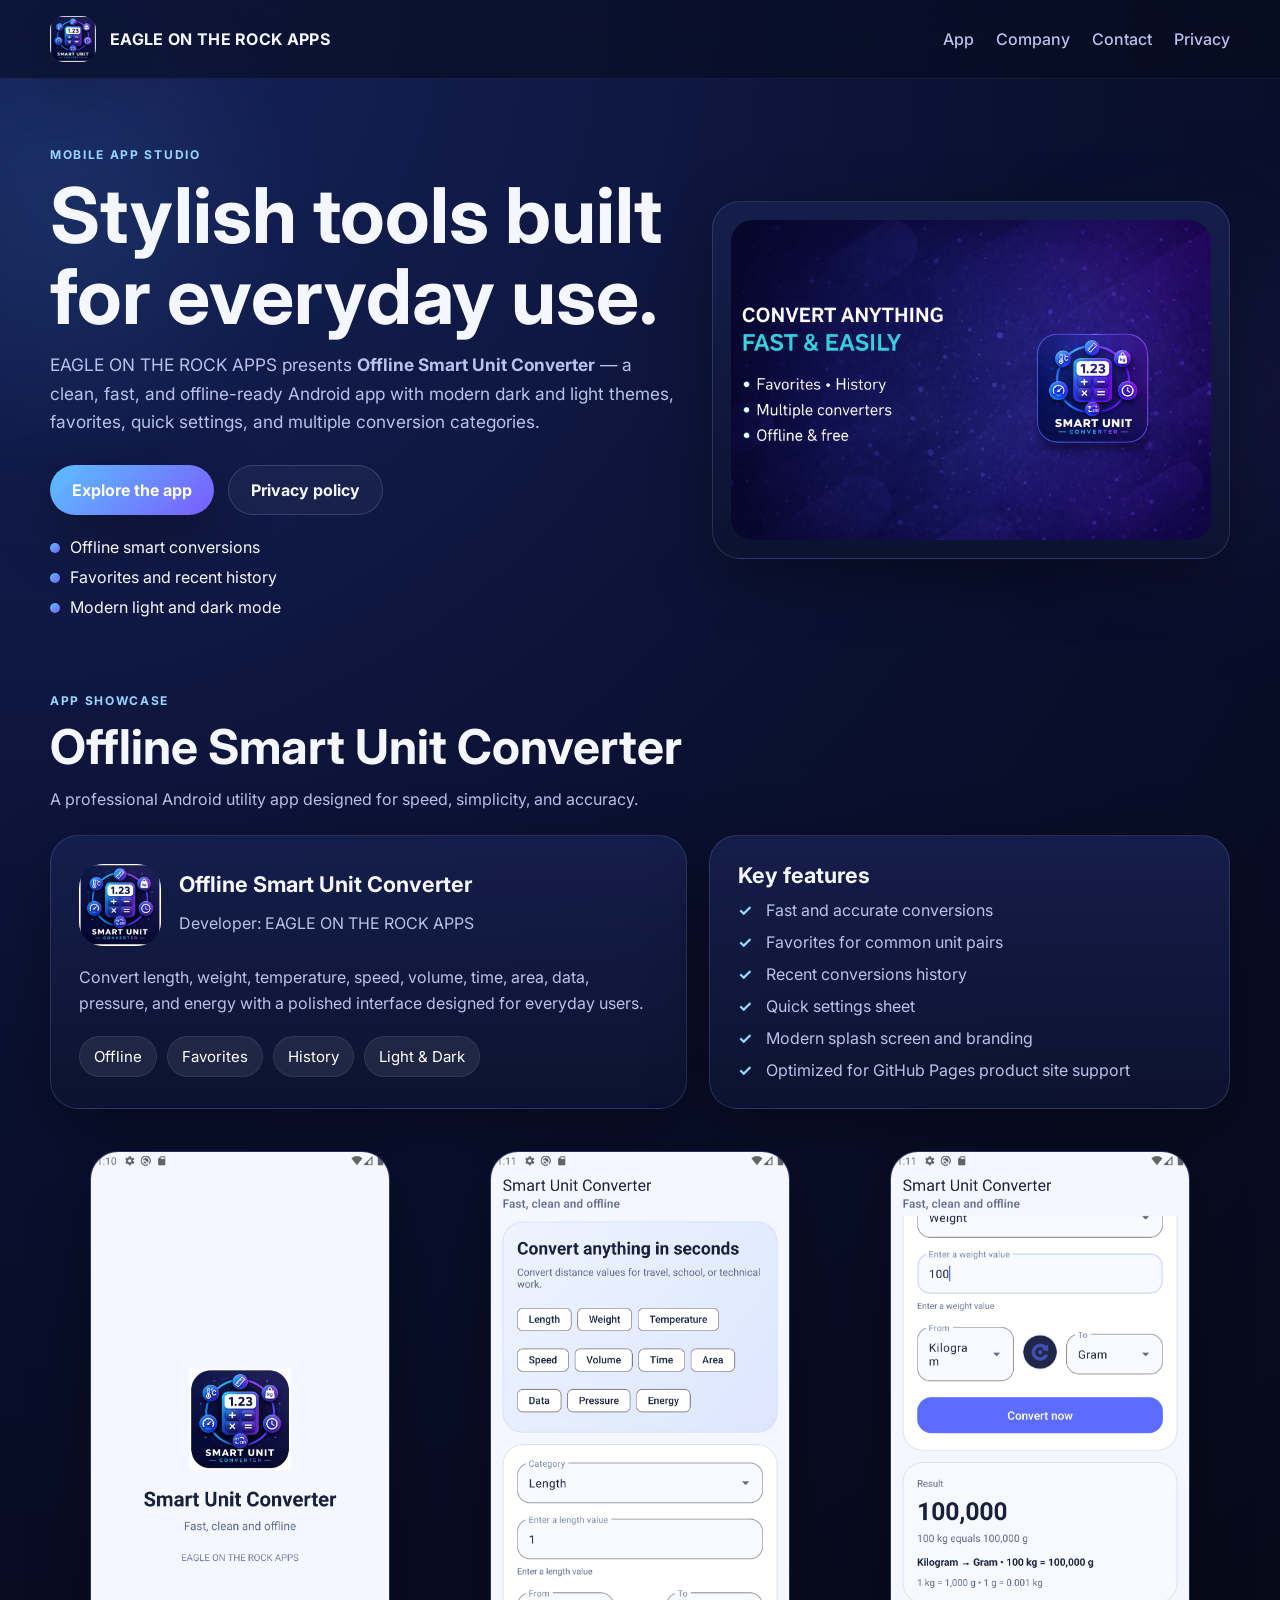
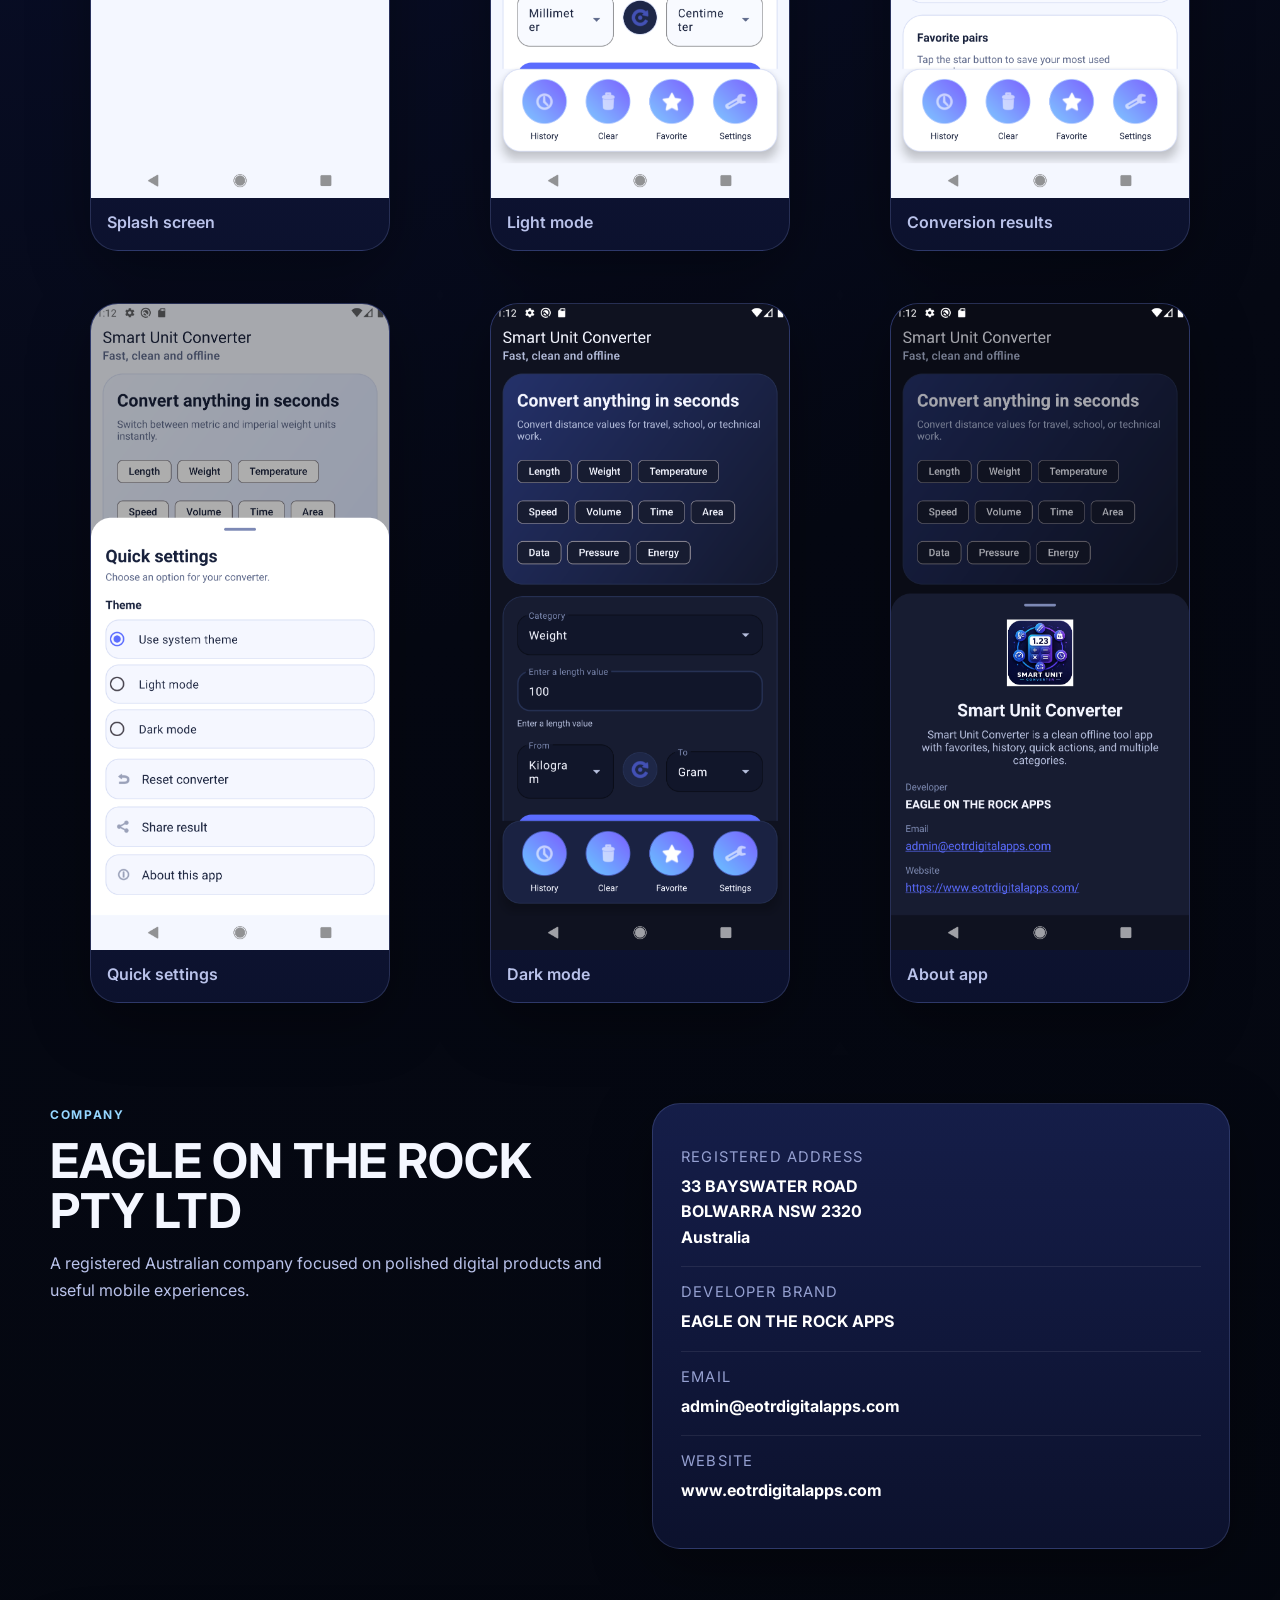
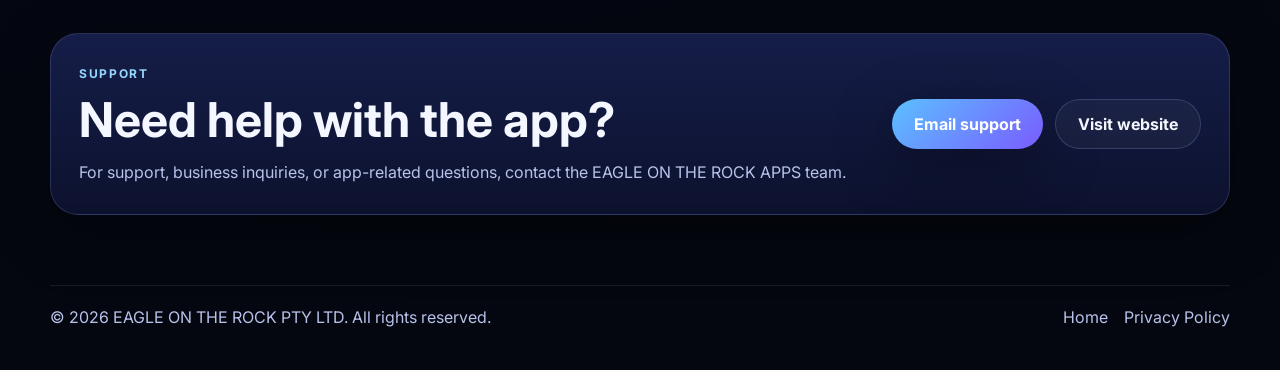
<file: index.html>
<!DOCTYPE html>
<html lang="en">
<head>
  <meta charset="UTF-8" />
  <meta name="viewport" content="width=device-width, initial-scale=1.0" />
  <meta name="description" content="EAGLE ON THE ROCK APPS builds clean, modern mobile experiences. Explore Offline Smart Unit Converter and company information." />
  <title>EAGLE ON THE ROCK APPS</title>
  <link rel="preconnect" href="https://fonts.googleapis.com">
  <link rel="preconnect" href="https://fonts.gstatic.com" crossorigin>
  <link href="https://fonts.googleapis.com/css2?family=Inter:wght@400;500;600;700;800&display=swap" rel="stylesheet">
  <link rel="stylesheet" href="styles.css" />
</head>
<body>
  <div class="bg-orb orb-1"></div>
  <div class="bg-orb orb-2"></div>
  <header class="site-header">
    <div class="container nav-wrap">
      <a class="brand" href="index.html">
        <img src="assets/app-icon.png" alt="Offline Smart Unit Converter icon" />
        <span>EAGLE ON THE ROCK APPS</span>
      </a>
      <nav>
        <a href="#app">App</a>
        <a href="#company">Company</a>
        <a href="#contact">Contact</a>
        <a href="privacy.html">Privacy</a>
      </nav>
    </div>
  </header>

  <main>
    <section class="hero container">
      <div class="hero-copy">
        <span class="eyebrow">Mobile app studio</span>
        <h1>Stylish tools built for everyday use.</h1>
        <p>
          EAGLE ON THE ROCK APPS presents <strong>Offline Smart Unit Converter</strong> —
          a clean, fast, and offline-ready Android app with modern dark and light themes,
          favorites, quick settings, and multiple conversion categories.
        </p>
        <div class="hero-actions">
          <a class="button primary" href="#app">Explore the app</a>
          <a class="button secondary" href="privacy.html">Privacy policy</a>
        </div>
        <ul class="feature-points">
          <li>Offline smart conversions</li>
          <li>Favorites and recent history</li>
          <li>Modern light and dark mode</li>
        </ul>
      </div>
      <div class="hero-visual card">
        <img class="feature-graphic" src="assets/feature-graphic.png" alt="Offline Smart Unit Converter feature graphic" />
      </div>
    </section>

    <section id="app" class="container section">
      <div class="section-heading">
        <span class="eyebrow">App showcase</span>
        <h2>Offline Smart Unit Converter</h2>
        <p>A professional Android utility app designed for speed, simplicity, and accuracy.</p>
      </div>

      <div class="app-grid">
        <article class="info-card card app-summary">
          <div class="app-badge">
            <img src="assets/app-icon.png" alt="Offline Smart Unit Converter app icon" />
            <div>
              <h3>Offline Smart Unit Converter</h3>
              <p>Developer: EAGLE ON THE ROCK APPS</p>
            </div>
          </div>
          <p>
            Convert length, weight, temperature, speed, volume, time, area, data,
            pressure, and energy with a polished interface designed for everyday users.
          </p>
          <div class="tag-row">
            <span>Offline</span>
            <span>Favorites</span>
            <span>History</span>
            <span>Light & Dark</span>
          </div>
        </article>

        <article class="info-card card">
          <h3>Key features</h3>
          <ul class="check-list">
            <li>Fast and accurate conversions</li>
            <li>Favorites for common unit pairs</li>
            <li>Recent conversions history</li>
            <li>Quick settings sheet</li>
            <li>Modern splash screen and branding</li>
            <li>Optimized for GitHub Pages product site support</li>
          </ul>
        </article>
      </div>

      <div class="screen-grid">
        <figure class="screen card tall"><img src="assets/screen-splash.png" alt="App splash screen" /><figcaption>Splash screen</figcaption></figure>
        <figure class="screen card tall"><img src="assets/screen-home-light.png" alt="Light mode home screen" /><figcaption>Light mode</figcaption></figure>
        <figure class="screen card tall"><img src="assets/screen-result-light.png" alt="Conversion result screen" /><figcaption>Conversion results</figcaption></figure>
        <figure class="screen card tall"><img src="assets/screen-settings-light.png" alt="Quick settings screen" /><figcaption>Quick settings</figcaption></figure>
        <figure class="screen card tall"><img src="assets/screen-home-dark.png" alt="Dark mode home screen" /><figcaption>Dark mode</figcaption></figure>
        <figure class="screen card tall"><img src="assets/screen-about-dark.png" alt="About app screen" /><figcaption>About app</figcaption></figure>
      </div>
    </section>

    <section id="company" class="container section company-layout">
      <div class="section-heading company-copy">
        <span class="eyebrow">Company</span>
        <h2>EAGLE ON THE ROCK PTY LTD</h2>
        <p>
          A registered Australian company focused on polished digital products and useful mobile experiences.
        </p>
      </div>
      <div class="card company-card">
        <div class="detail-row">
          <span>Registered address</span>
          <strong>33 BAYSWATER ROAD<br />BOLWARRA NSW 2320<br />Australia</strong>
        </div>
        <div class="detail-row">
          <span>Developer brand</span>
          <strong>EAGLE ON THE ROCK APPS</strong>
        </div>
        <div class="detail-row">
          <span>Email</span>
          <strong><a href="mailto:admin@eotrdigitalapps.com">admin@eotrdigitalapps.com</a></strong>
        </div>
        <div class="detail-row">
          <span>Website</span>
          <strong><a href="https://www.eotrdigitalapps.com/" target="_blank" rel="noreferrer">www.eotrdigitalapps.com</a></strong>
        </div>
      </div>
    </section>

    <section id="contact" class="container section">
      <div class="contact-panel card">
        <div>
          <span class="eyebrow">Support</span>
          <h2>Need help with the app?</h2>
          <p>
            For support, business inquiries, or app-related questions, contact the EAGLE ON THE ROCK APPS team.
          </p>
        </div>
        <div class="contact-actions">
          <a class="button primary" href="mailto:admin@eotrdigitalapps.com">Email support</a>
          <a class="button secondary" href="https://www.eotrdigitalapps.com/" target="_blank" rel="noreferrer">Visit website</a>
        </div>
      </div>
    </section>
  </main>

  <footer class="site-footer">
    <div class="container footer-wrap">
      <p>© <span id="year"></span> EAGLE ON THE ROCK PTY LTD. All rights reserved.</p>
      <div class="footer-links">
        <a href="index.html">Home</a>
        <a href="privacy.html">Privacy Policy</a>
      </div>
    </div>
  </footer>

  <script src="script.js"></script>
</body>
</html>
</file>
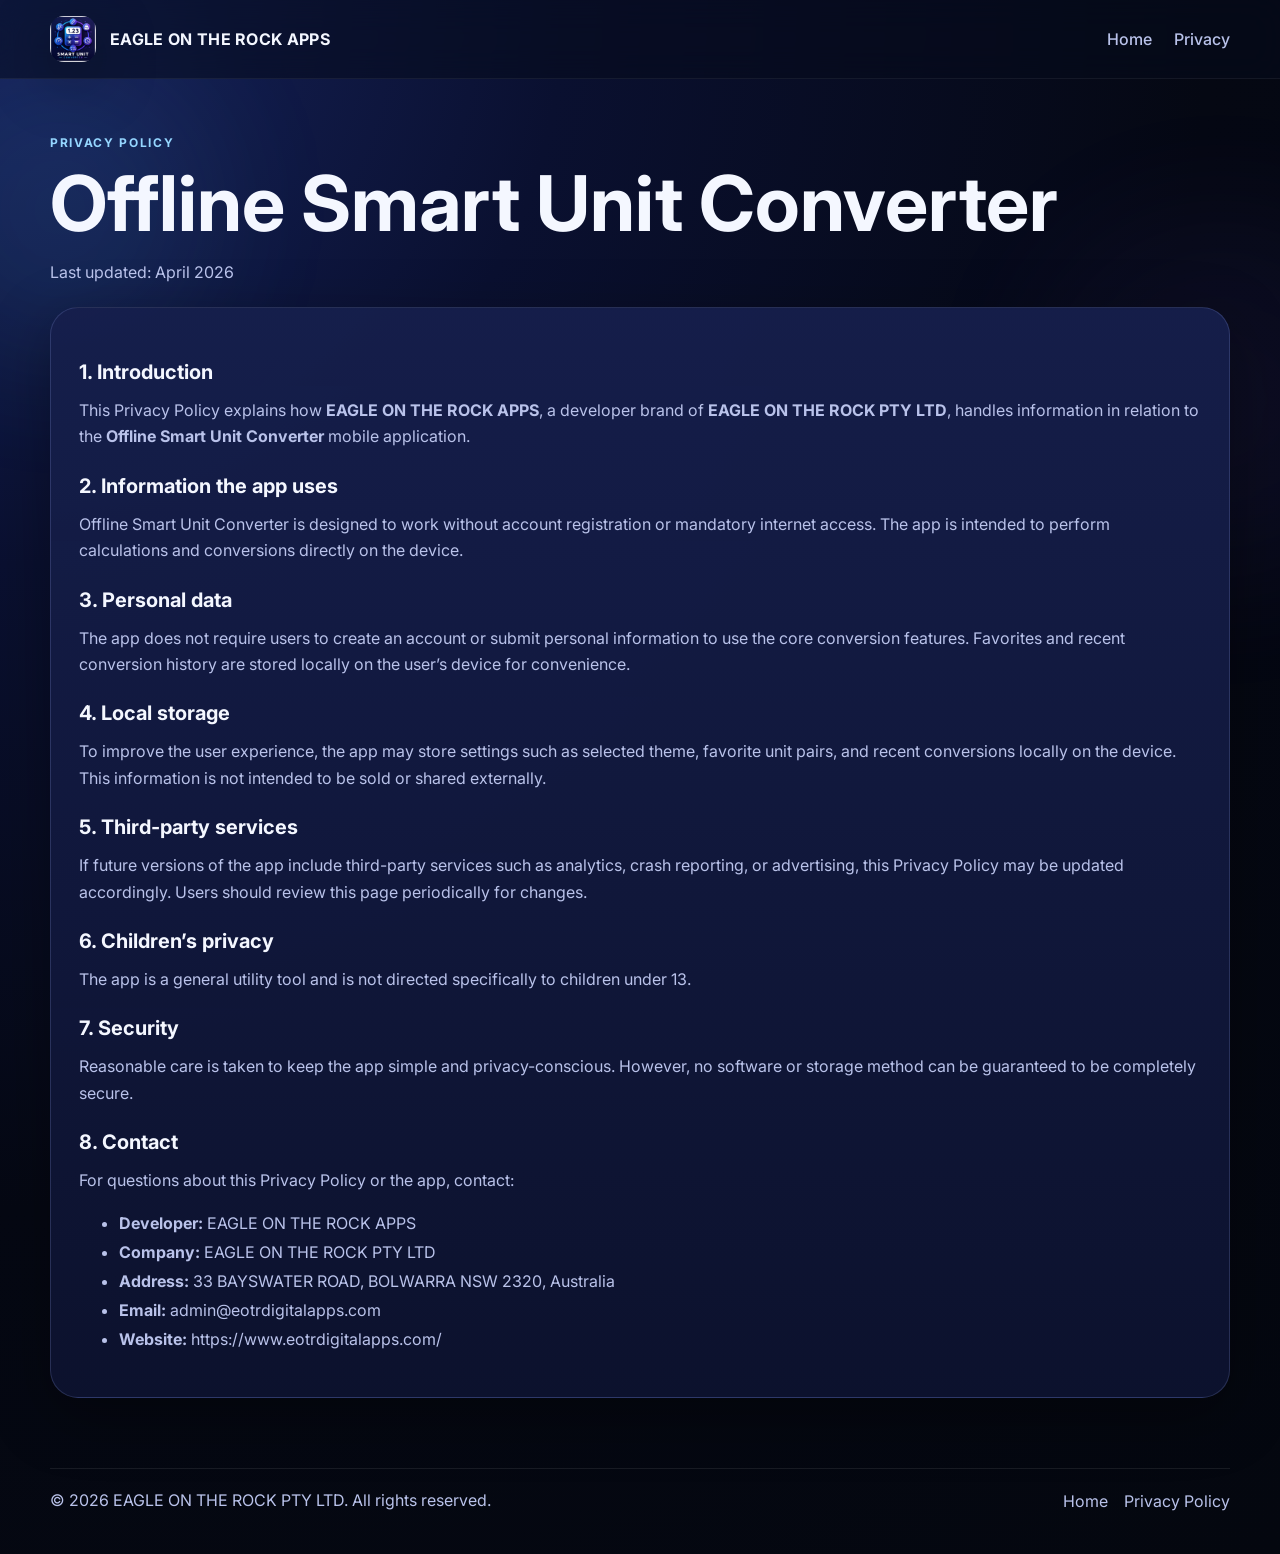
<file: privacy.html>
<!DOCTYPE html>
<html lang="en">
<head>
  <meta charset="UTF-8" />
  <meta name="viewport" content="width=device-width, initial-scale=1.0" />
  <meta name="description" content="Privacy Policy for Offline Smart Unit Converter by EAGLE ON THE ROCK APPS." />
  <title>Privacy Policy | EAGLE ON THE ROCK APPS</title>
  <link rel="preconnect" href="https://fonts.googleapis.com">
  <link rel="preconnect" href="https://fonts.gstatic.com" crossorigin>
  <link href="https://fonts.googleapis.com/css2?family=Inter:wght@400;500;600;700;800&display=swap" rel="stylesheet">
  <link rel="stylesheet" href="styles.css" />
</head>
<body>
  <div class="bg-orb orb-1"></div>
  <div class="bg-orb orb-2"></div>
  <header class="site-header">
    <div class="container nav-wrap">
      <a class="brand" href="index.html">
        <img src="assets/app-icon.png" alt="Offline Smart Unit Converter icon" />
        <span>EAGLE ON THE ROCK APPS</span>
      </a>
      <nav>
        <a href="index.html">Home</a>
        <a href="privacy.html">Privacy</a>
      </nav>
    </div>
  </header>

  <main class="container section privacy-page">
    <div class="section-heading">
      <span class="eyebrow">Privacy Policy</span>
      <h1>Offline Smart Unit Converter</h1>
      <p>Last updated: April 2026</p>
    </div>

    <article class="card privacy-card">
      <h2>1. Introduction</h2>
      <p>
        This Privacy Policy explains how <strong>EAGLE ON THE ROCK APPS</strong>, a developer brand of
        <strong>EAGLE ON THE ROCK PTY LTD</strong>, handles information in relation to the
        <strong>Offline Smart Unit Converter</strong> mobile application.
      </p>

      <h2>2. Information the app uses</h2>
      <p>
        Offline Smart Unit Converter is designed to work without account registration or mandatory internet access.
        The app is intended to perform calculations and conversions directly on the device.
      </p>

      <h2>3. Personal data</h2>
      <p>
        The app does not require users to create an account or submit personal information to use the core conversion features.
        Favorites and recent conversion history are stored locally on the user’s device for convenience.
      </p>

      <h2>4. Local storage</h2>
      <p>
        To improve the user experience, the app may store settings such as selected theme, favorite unit pairs,
        and recent conversions locally on the device. This information is not intended to be sold or shared externally.
      </p>

      <h2>5. Third-party services</h2>
      <p>
        If future versions of the app include third-party services such as analytics, crash reporting, or advertising,
        this Privacy Policy may be updated accordingly. Users should review this page periodically for changes.
      </p>

      <h2>6. Children’s privacy</h2>
      <p>
        The app is a general utility tool and is not directed specifically to children under 13.
      </p>

      <h2>7. Security</h2>
      <p>
        Reasonable care is taken to keep the app simple and privacy-conscious. However, no software or storage method can be guaranteed to be completely secure.
      </p>

      <h2>8. Contact</h2>
      <p>
        For questions about this Privacy Policy or the app, contact:
      </p>
      <ul class="privacy-contact">
        <li><strong>Developer:</strong> EAGLE ON THE ROCK APPS</li>
        <li><strong>Company:</strong> EAGLE ON THE ROCK PTY LTD</li>
        <li><strong>Address:</strong> 33 BAYSWATER ROAD, BOLWARRA NSW 2320, Australia</li>
        <li><strong>Email:</strong> <a href="mailto:admin@eotrdigitalapps.com">admin@eotrdigitalapps.com</a></li>
        <li><strong>Website:</strong> <a href="https://www.eotrdigitalapps.com/" target="_blank" rel="noreferrer">https://www.eotrdigitalapps.com/</a></li>
      </ul>
    </article>
  </main>

  <footer class="site-footer">
    <div class="container footer-wrap">
      <p>© <span id="year"></span> EAGLE ON THE ROCK PTY LTD. All rights reserved.</p>
      <div class="footer-links">
        <a href="index.html">Home</a>
        <a href="privacy.html">Privacy Policy</a>
      </div>
    </div>
  </footer>

  <script src="script.js"></script>
</body>
</html>
</file>
<file: styles.css>
:root {
  --bg: #070b1d;
  --bg-soft: #0f1739;
  --panel: rgba(19, 28, 67, 0.88);
  --panel-light: rgba(255,255,255,0.08);
  --text: #f4f7ff;
  --muted: #b9c2ea;
  --line: rgba(159, 175, 255, 0.18);
  --primary: #5bc0ff;
  --secondary: #7a5cff;
  --shadow: 0 18px 60px rgba(0, 0, 0, 0.35);
  --radius-xl: 28px;
  --radius-lg: 22px;
  --radius-md: 16px;
  --container: 1180px;
}
* { box-sizing: border-box; }
html { scroll-behavior: smooth; }
body {
  margin: 0;
  font-family: Inter, system-ui, sans-serif;
  background: radial-gradient(circle at top left, #17245e 0%, #0a1030 28%, #050813 60%, #04070f 100%);
  color: var(--text);
  min-height: 100vh;
  overflow-x: hidden;
}
a { color: inherit; text-decoration: none; }
img { max-width: 100%; display: block; }
.container { width: min(var(--container), calc(100% - 40px)); margin: 0 auto; }
.site-header {
  position: sticky; top: 0; z-index: 20;
  backdrop-filter: blur(16px);
  background: rgba(7, 11, 29, 0.55);
  border-bottom: 1px solid rgba(255,255,255,0.06);
}
.nav-wrap { display: flex; align-items: center; justify-content: space-between; padding: 16px 0; gap: 16px; }
.brand { display: flex; align-items: center; gap: 14px; font-weight: 700; letter-spacing: 0.02em; }
.brand img { width: 46px; height: 46px; border-radius: 14px; box-shadow: var(--shadow); }
nav { display: flex; gap: 22px; flex-wrap: wrap; }
nav a { color: var(--muted); font-weight: 500; }
nav a:hover { color: var(--text); }
.hero { display: grid; grid-template-columns: 1.1fr 0.9fr; gap: 28px; padding: 64px 0 30px; align-items: center; }
.eyebrow { display: inline-flex; margin-bottom: 14px; color: #95d6ff; font-weight: 700; text-transform: uppercase; letter-spacing: 0.14em; font-size: 12px; }
h1, h2, h3 { margin: 0 0 14px; line-height: 1.05; }
h1 { font-size: clamp(2.5rem, 6vw, 4.8rem); }
h2 { font-size: clamp(2rem, 4vw, 3rem); }
h3 { font-size: 1.35rem; }
p { margin: 0; color: var(--muted); line-height: 1.65; }
.hero-copy p { max-width: 62ch; font-size: 1.08rem; }
.hero-actions { display: flex; gap: 14px; flex-wrap: wrap; margin: 28px 0 22px; }
.button {
  display: inline-flex; align-items: center; justify-content: center;
  padding: 14px 22px; border-radius: 999px; font-weight: 700;
  transition: transform .18s ease, opacity .18s ease, border-color .18s ease;
}
.button:hover { transform: translateY(-2px); }
.button.primary { background: linear-gradient(135deg, var(--primary), var(--secondary)); color: white; box-shadow: var(--shadow); }
.button.secondary { border: 1px solid rgba(161, 179, 255, 0.22); background: rgba(255,255,255,0.04); }
.feature-points { list-style: none; padding: 0; margin: 0; display: grid; gap: 10px; color: var(--text); }
.feature-points li::before {
  content: ""; width: 10px; height: 10px; display: inline-block; border-radius: 50%; margin-right: 10px;
  background: linear-gradient(135deg, var(--primary), var(--secondary)); vertical-align: middle;
}
.card {
  background: linear-gradient(180deg, rgba(22,31,76,0.95), rgba(13,19,48,0.92));
  border: 1px solid var(--line);
  border-radius: var(--radius-xl);
  box-shadow: var(--shadow);
}
.hero-visual { padding: 18px; }
.feature-graphic { border-radius: 22px; width: 100%; }
.section { padding: 42px 0; }
.section-heading { margin-bottom: 22px; }
.app-grid { display: grid; grid-template-columns: 1.1fr 0.9fr; gap: 22px; margin-bottom: 26px; }
.info-card, .company-card, .contact-panel, .privacy-card { padding: 28px; }
.app-badge { display: flex; gap: 18px; align-items: center; margin-bottom: 18px; }
.app-badge img { width: 82px; height: 82px; border-radius: 24px; }
.tag-row { display: flex; flex-wrap: wrap; gap: 10px; margin-top: 20px; }
.tag-row span {
  padding: 10px 14px; border-radius: 999px; font-size: .94rem; color: white;
  background: rgba(255,255,255,0.08); border: 1px solid rgba(255,255,255,0.08);
}
.check-list { list-style: none; padding: 0; margin: 0; display: grid; gap: 12px; color: var(--text); }
.check-list li { position: relative; padding-left: 28px; color: var(--muted); }
.check-list li::before {
  content: "✓"; position: absolute; left: 0; top: 0; color: #8fe2ff; font-weight: 700;
}
.screen-grid { display: grid; grid-template-columns: repeat(3, minmax(0, 1fr)); gap: 20px; }
.screen { overflow: hidden; }
.screen.tall img { aspect-ratio: 9 / 19.5; object-fit: cover; width: 100%; }
.screen figcaption { padding: 14px 16px 18px; color: var(--muted); font-weight: 600; }
.company-layout { display: grid; grid-template-columns: 1fr 1fr; gap: 24px; align-items: stretch; }
.detail-row { display: grid; gap: 8px; padding: 16px 0; border-bottom: 1px solid rgba(255,255,255,0.08); }
.detail-row:last-child { border-bottom: 0; }
.detail-row span { color: #95a0d1; font-size: .92rem; text-transform: uppercase; letter-spacing: .08em; }
.detail-row strong, .detail-row a { color: white; line-height: 1.6; }
.contact-panel { display: flex; justify-content: space-between; gap: 20px; align-items: center; }
.contact-actions { display: flex; gap: 12px; flex-wrap: wrap; }
.site-footer { padding: 28px 0 40px; }
.footer-wrap {
  border-top: 1px solid rgba(255,255,255,0.08);
  display: flex; justify-content: space-between; align-items: center; gap: 18px;
  padding-top: 18px; color: var(--muted); flex-wrap: wrap;
}
.footer-links { display: flex; gap: 16px; }
.privacy-page { padding-top: 52px; }
.privacy-card h2 { margin-top: 26px; font-size: 1.25rem; }
.privacy-contact { color: var(--muted); line-height: 1.8; }
.bg-orb {
  position: fixed; border-radius: 50%; filter: blur(80px); pointer-events: none; opacity: 0.45; z-index: -1;
}
.orb-1 { width: 300px; height: 300px; background: rgba(91,192,255,.22); top: 60px; left: -90px; }
.orb-2 { width: 360px; height: 360px; background: rgba(122,92,255,.16); right: -120px; top: 220px; }
@media (max-width: 980px) {
  .hero, .app-grid, .company-layout, .contact-panel { grid-template-columns: 1fr; display: grid; }
  .screen-grid { grid-template-columns: repeat(2, minmax(0, 1fr)); }
}
@media (max-width: 640px) {
  .container { width: min(var(--container), calc(100% - 24px)); }
  .nav-wrap { align-items: flex-start; }
  nav { gap: 14px; }
  h1 { font-size: 2.3rem; }
  .screen-grid { grid-template-columns: 1fr; }
  .app-badge { align-items: flex-start; }
  .contact-panel { display: block; }
  .contact-actions { margin-top: 18px; }
}
</file>
